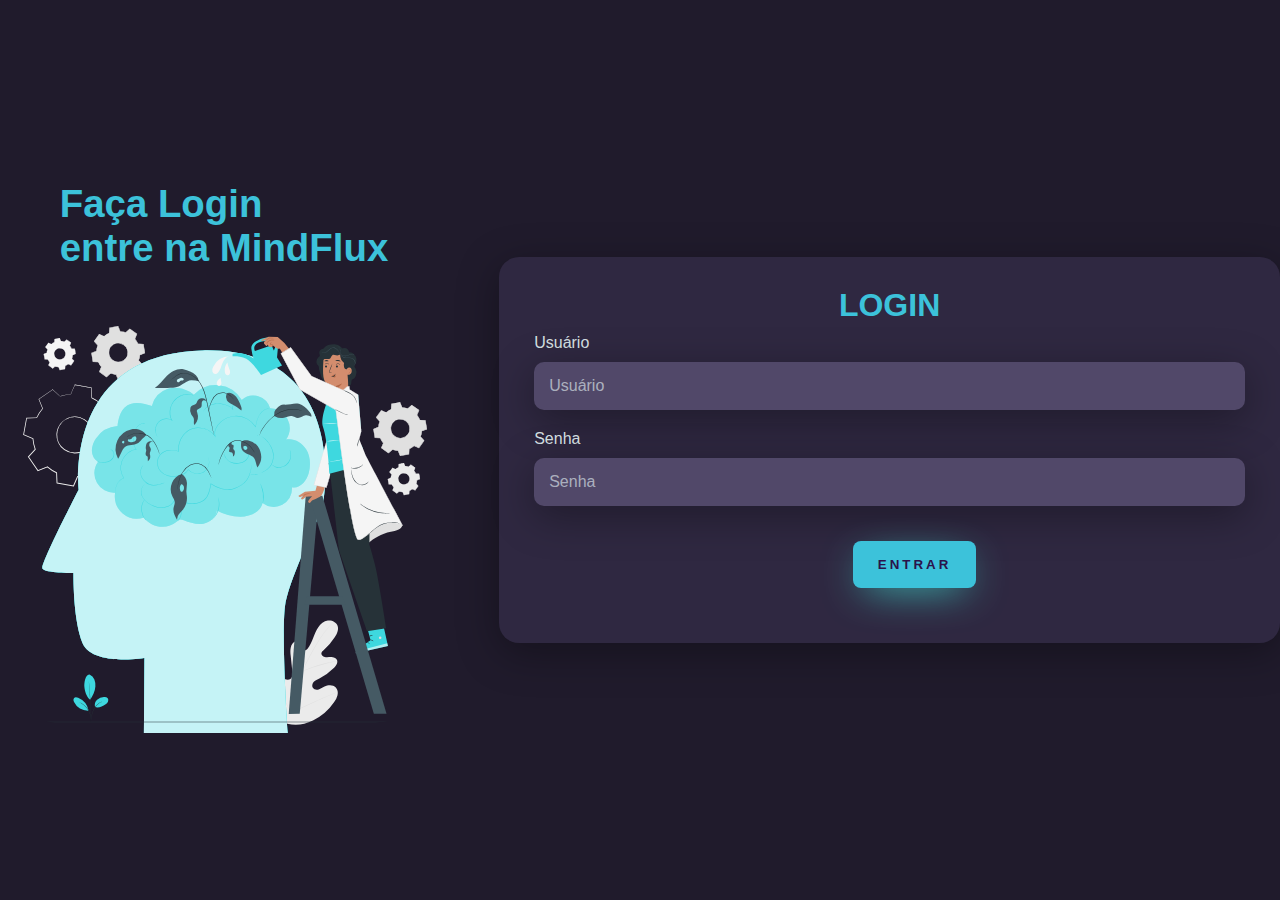
<file: index2.html>
<!DOCTYPE html>
<html lang="pt-br">
<head>
    <meta charset="UTF-8">
    <meta name="viewport" content="width=device-width, initial-scale=1.0">
    <title>Cadastro MindFlux</title>
    <link rel="stylesheet" href="style.css">
    <script src="script.js"></script>
</head>
<body>
    <div class="main-login">
        <div class="left-login">
        <h1>Faça Login <br>entre na MindFlux</h1>
        <img src="mental-health-animate.svg" class="left-login-image" alt="">
    </div>
        <div class="right-login"></div>
        <div class="card-login">
            <h1>LOGIN</h1>
            <div class="textfield">
                <label for="usuario">Usuário</label>
                <input type="text" id="user2" placeholder="Usuário">
            </div>
            <div class="textfield">
                <label for="senha">Senha</label>
                <input type="password" id="senha2" placeholder="Senha">
            </div>
            <a href="index.html"><button class="btn-login" onclick="fazerLogin()">ENTRAR</button></a>
        </div>
    </div>
</body>
</html>
</file>
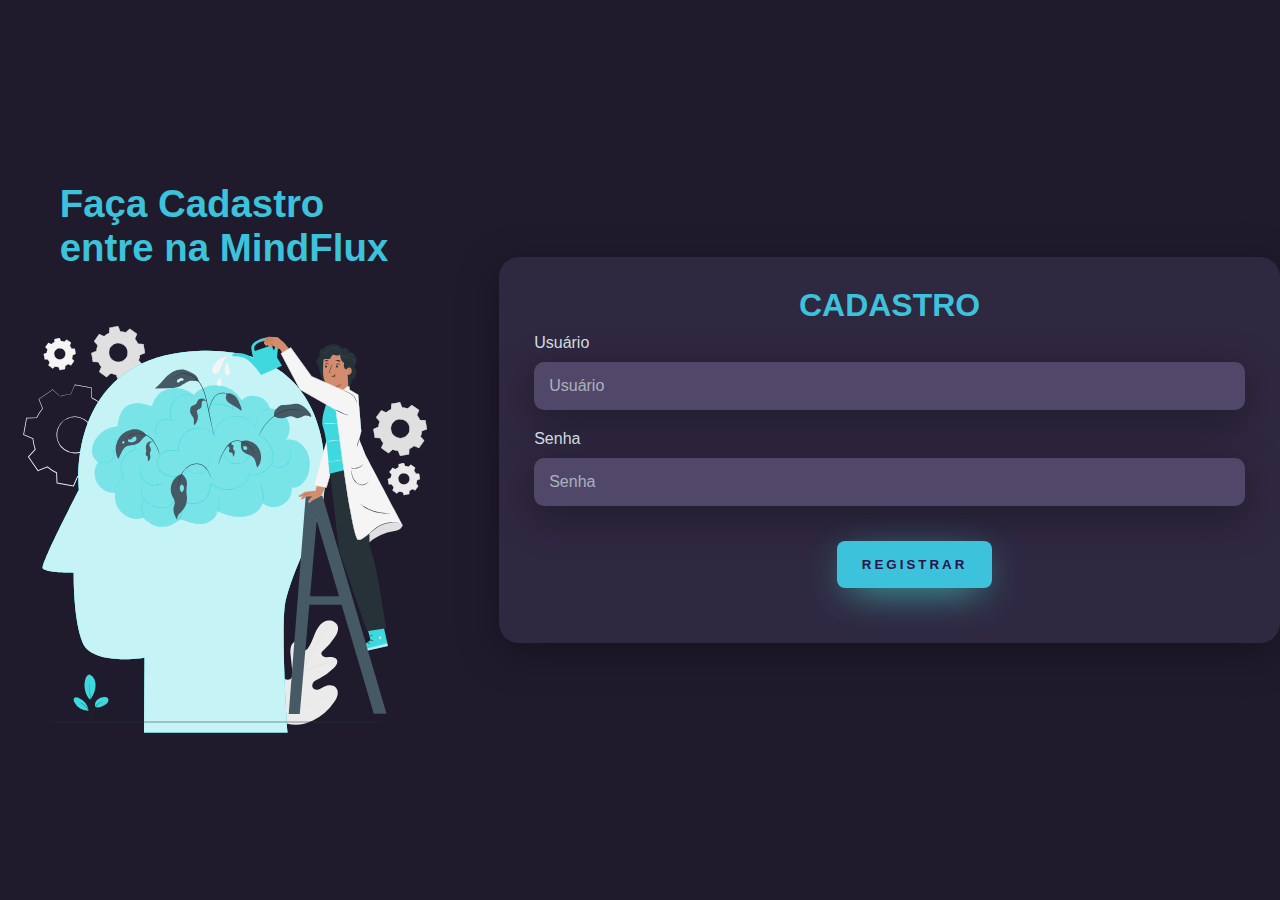
<file: index3.html>
<!DOCTYPE html>
<html lang="pt-br">
<head>
    <meta charset="UTF-8">
    <meta name="viewport" content="width=device-width, initial-scale=1.0">
    <title>Cadastro MindFlux</title>
    <link rel="stylesheet" href="style.css">
    <script src="script.js"></script>
</head>
<body>
    <div class="main-login">
        <div class="left-login">
        <h1>Faça Cadastro <br>entre na MindFlux</h1>
        <img src="mental-health-animate.svg" class="left-login-image" alt="">
    </div>
        <div class="right-login"></div>
        <div class="card-login">
            <h1>CADASTRO</h1>
            <div class="textfield">
                <label for="usuario">Usuário</label>
                <input type="text" id="user" placeholder="Usuário">
            </div>
            <div class="textfield">
                <label for="senha">Senha</label>
                <input type="password" id="senha" placeholder="Senha">
            </div>
            <a href="index.html"><button class="btn-login" onclick="criaLogin()">REGISTRAR</button></a>
        </div>
    </div>
</body>
</html>
</file>
<file: style.css>
@import url('https://fonts.googleapis.com/css2?family=Noto+Sans+JP:wght@100..900&display=swap');
body{
    margin: 0;
    font-family: 'Noto Sans' , sans-serif;
}
body * {
    box-sizing: border-box;
}
.main-login{
    width: 100vw;
    height: 100vh;
    background: #201b2c ;
    display: flex;
    justify-content: center;
    align-items: center;
}
 .left-login{
    width: 50vw;
    height: 100vh;
    display: flex;
    justify-content: center;
    align-items: center;
    flex-direction: column;
 }
 .left-login > h1 {
    font-size: 3vw;
    color: rgb(60, 194, 218);
 }
 .left-login-image{
    width: 35vw;
 }
 .right-login{
    width: 50vw;
    height: 100vh;
    display: flex;
    justify-content: center;
    align-items: center;
}
.card-login{
    width: 700%;
    display: flex;
    justify-content: center;
    align-items: center;
    flex-direction: column;
    padding: 30px 35px;
    background: #2f2841;
    border-radius: 20px;
    box-shadow: 0px 10px 40px #00000056;
}
.card-login > h1{
        color: rgb(60, 194, 218);
        font-weight: 800;
        margin: 0;
}
.textfield{
    width: 100%;
    display: flex;
    flex-direction: column;
    align-items: flex-start;
    justify-content: center;
    margin: 10px 0px;
}
.textfield > input{
    width: 100%;
    border: none;
    border-radius: 10px;
    padding: 15px;
    background-color: #514869 ;
    color: #f0ffffde;
    font-size: 12pt;
    box-shadow: 0px 10px 40px #00000056 ;
    outline: none;
    box-sizing: border-box;
}
.textfield > label{
    color: #f0ffffde;
    margin-bottom: 10px;
}
.textfield > input::placeholder{
    color: #f0ffff94;
}
.btn-login{
    width: 100%;
    padding: 16px 0px;
    margin: 25px;
    border: none;
    border-radius: 8px;
    outline: none;
    text-transform: uppercase;
    font-weight: 800;
    letter-spacing: 3px;
    color: #2b134b;
    background: rgb(60, 194, 218);
    cursor: pointer;
    box-shadow: 0px 10px 40px -12px #41e4d6 ;
}
.btn-login:hover{
    background: rgb(60, 194, 218)
}
</file>
